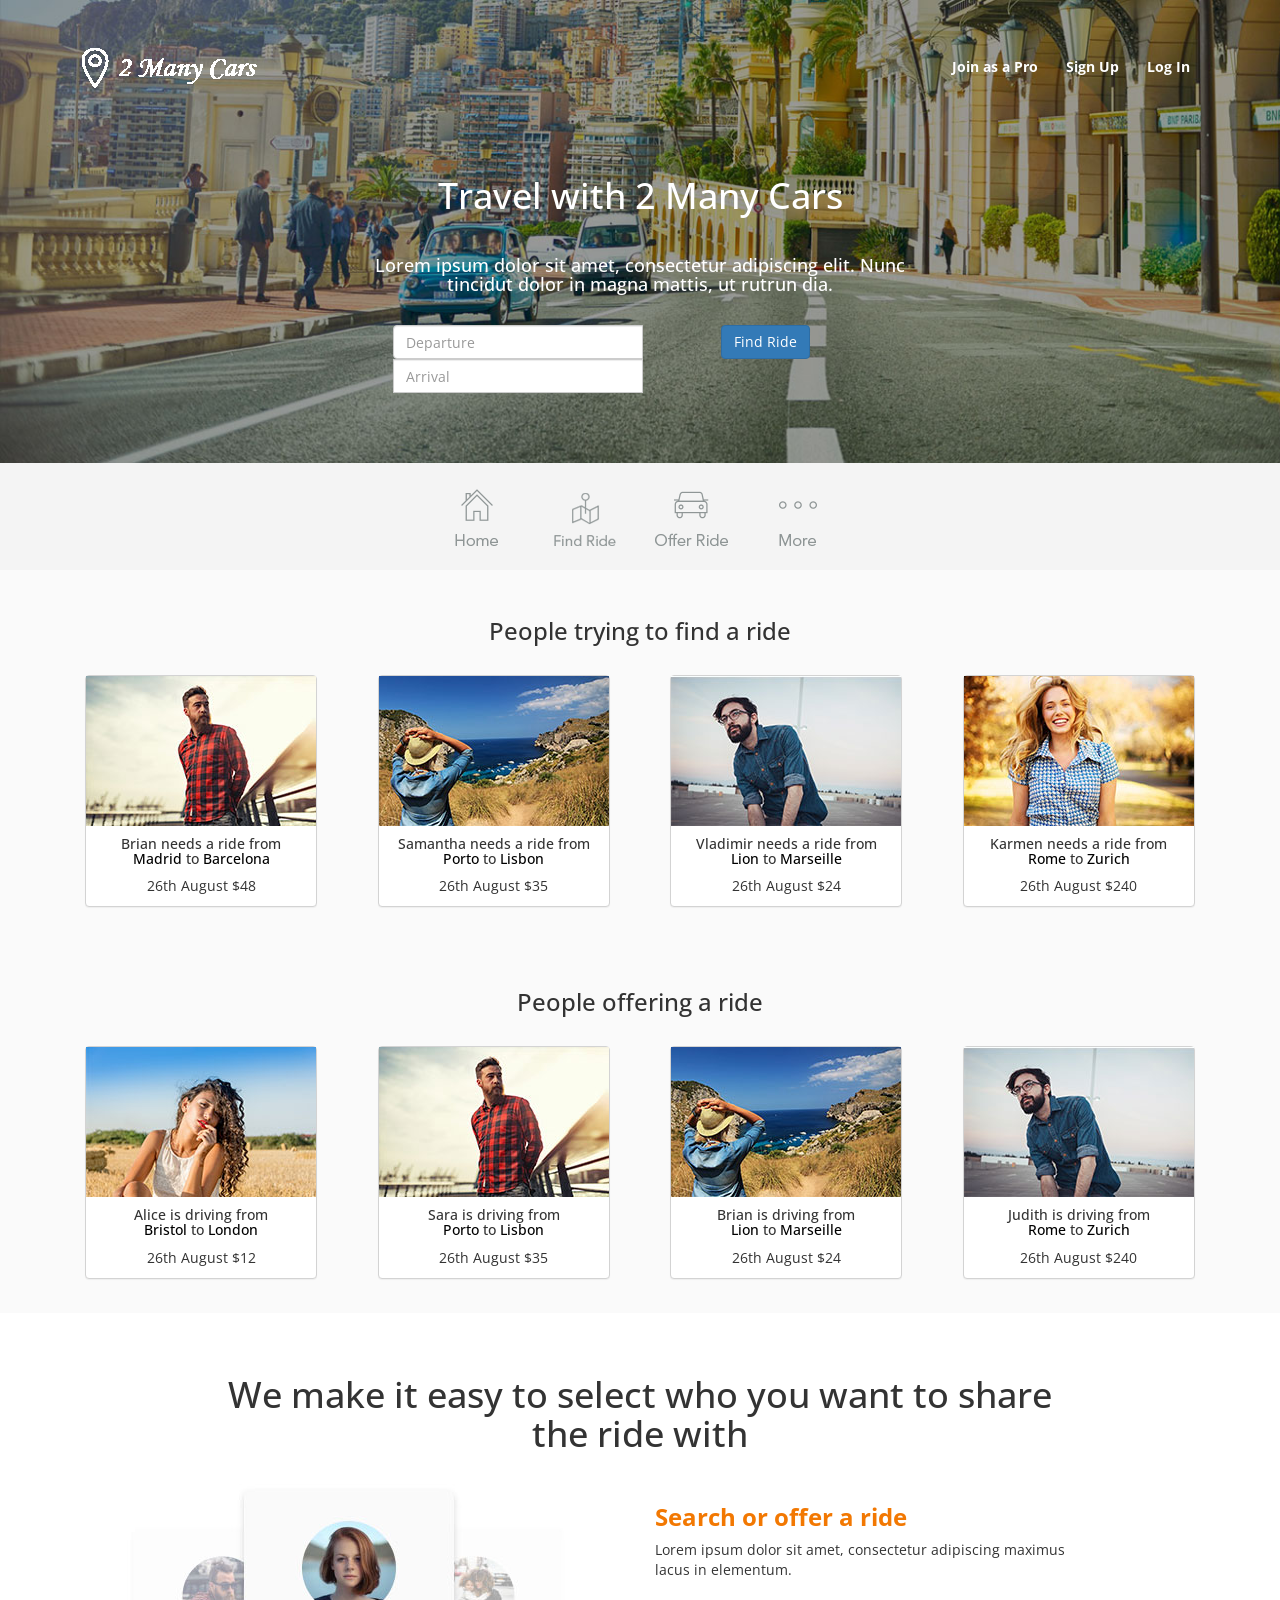
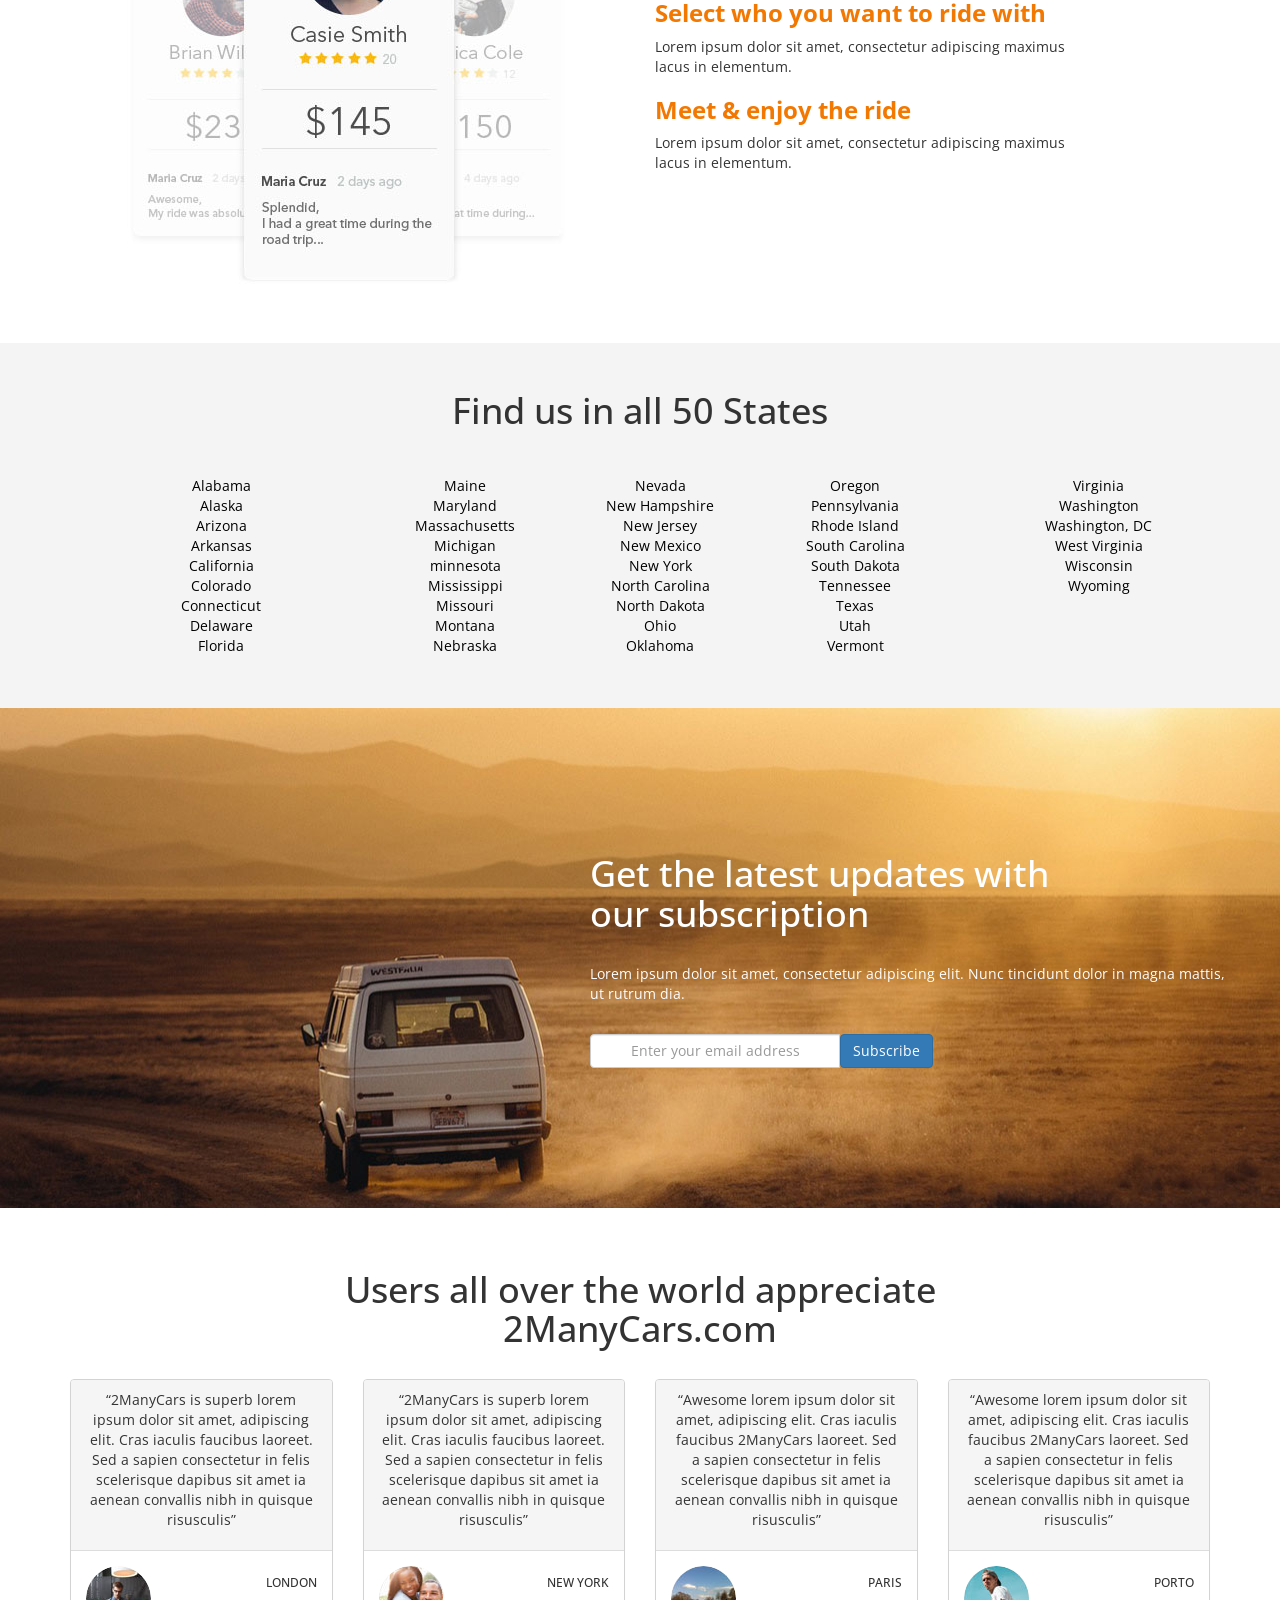
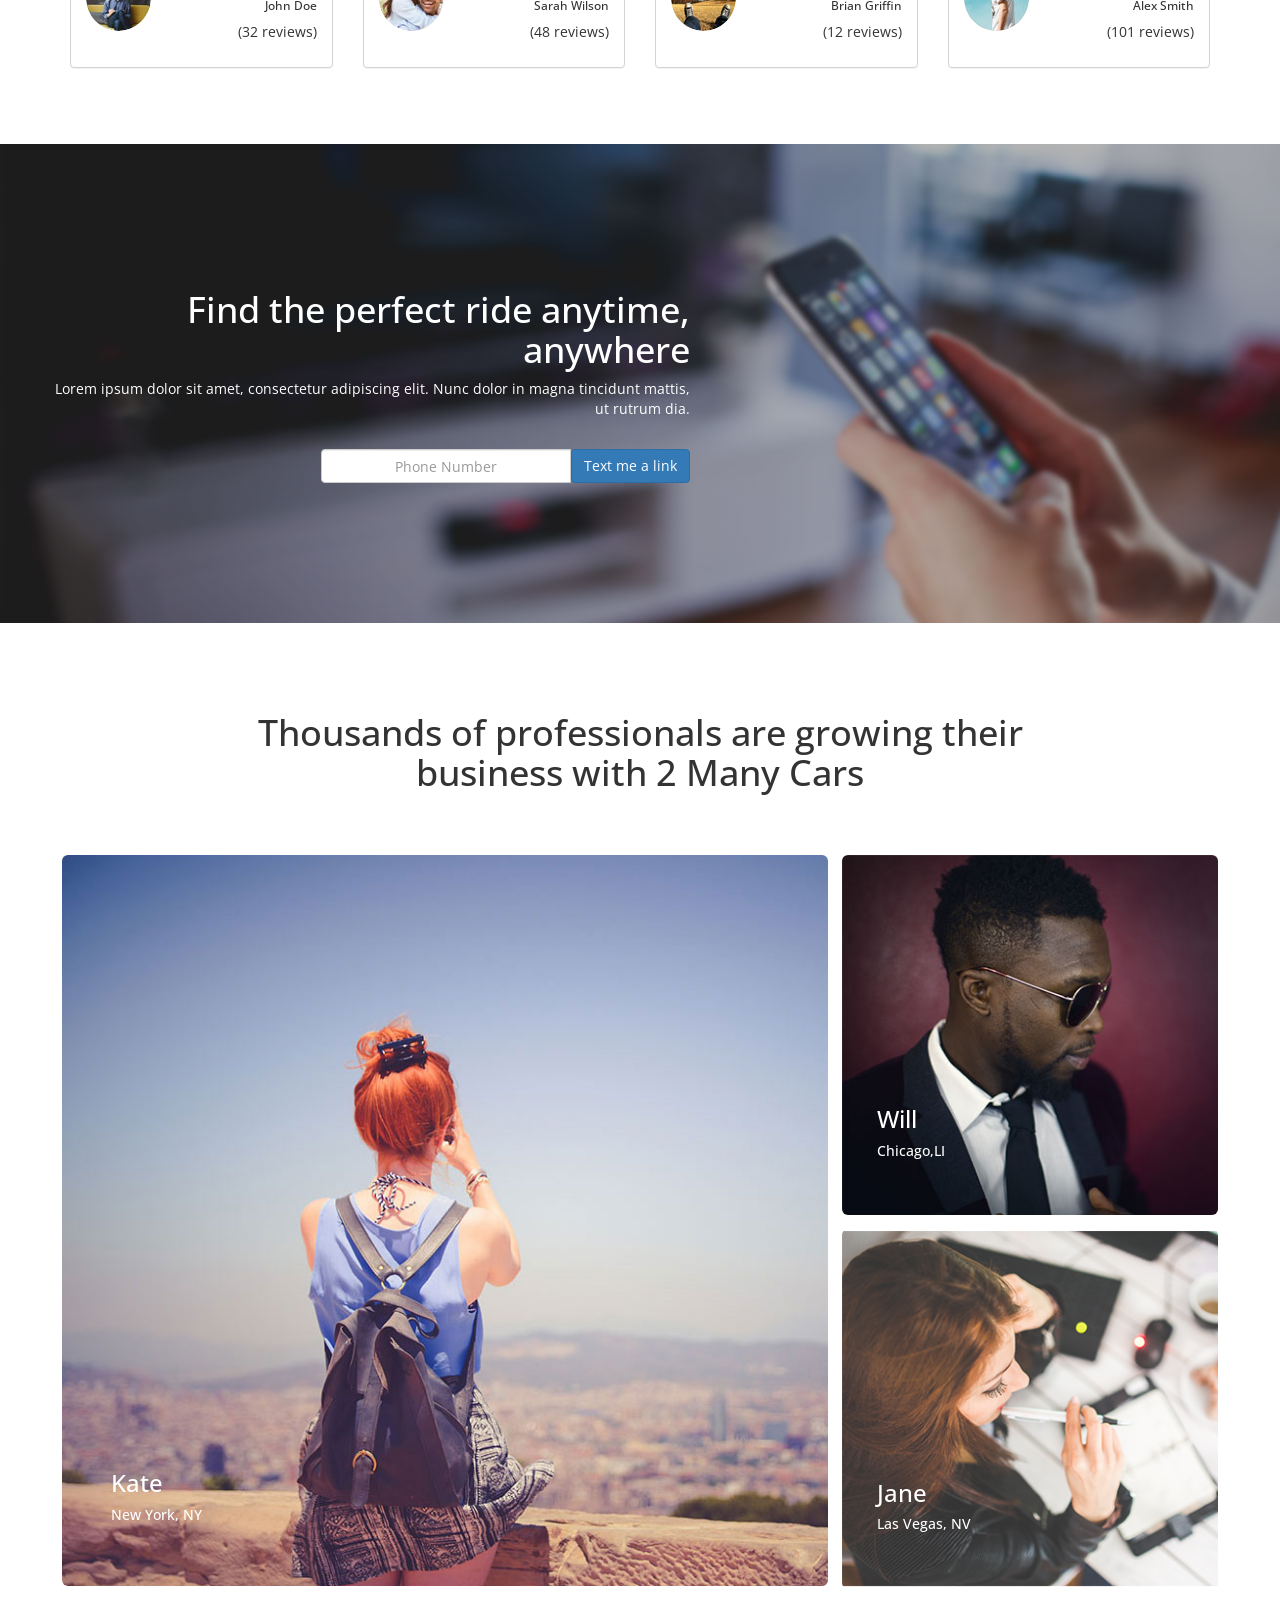
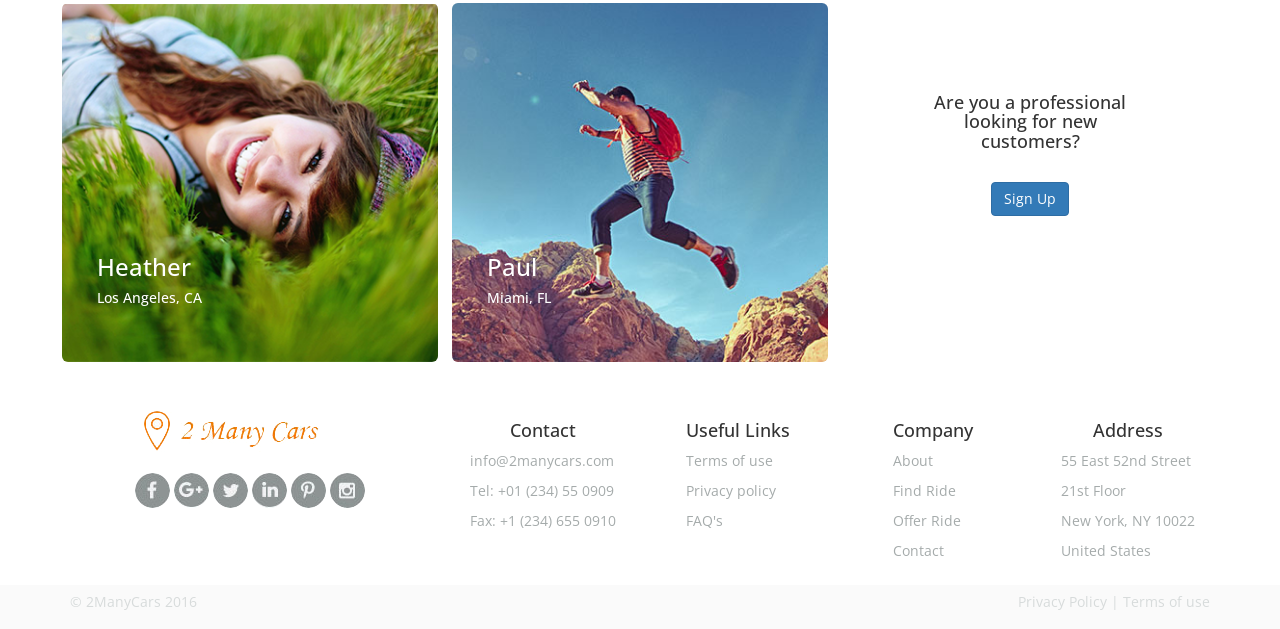
<file: 2manycars/index.html>
<!DOCTYPE html>
<!-- created by José João Nogueira Rodrigues -->
<html lang="en">
  <head>
    <title>2ManyCars</title>
    <meta charset="UTF-8">
    <meta name="viewport" content="width=device-width, initial-scale=1.0">
    <link rel="stylesheet" href="https://cdnjs.cloudflare.com/ajax/libs/twitter-bootstrap/3.0.1/css/bootstrap.min.css" type="text/css">
    <link rel="stylesheet" href="styles/style.css" type="text/css">
    <link href="https://fonts.googleapis.com/css?family=Open+Sans" rel="stylesheet">
    <link rel="icon" href="https://jjnrodrigues.com/images/tag.png" />
    <script src="lazy-loading.js" defer></script>
  </head>

  <body>
    <header>
      <div class="container">
        <div class="row">
          <div class="col-lg-3 col-md-3 col-sm-6 col-xs-6">
            <a href="#" class="brand"><img src="images/logo1.png" alt=""></a>
          </div>
          <div class="col-lg-9 col-md-9 col-sm-6 col-xs-6">
            <div class="navbar">
              <nav>
                <ul class="headerLinks list-inline">
                  <li><a href="#">Join as a Pro</a></li>
                  <li><a href="#">Sign Up</a></li>
                  <li><a href="#">Log In</a></li>
                </ul>
              </nav>
            </div>
          </div>
        </div>
      </div>
      <div class="container">
        <div class="row">
          <div class="text-center">
            <h1>Travel with 2 Many Cars</h1>
            <br>
            <h4>Lorem ipsum dolor sit amet, consectetur adipiscing elit. Nunc<br>
                          tincidut dolor in magna mattis, ut rutrun dia.</h4>
            <br>
            <form class="form-inline">
              <div class="route input-group">
                <input type="text" class="form-control" placeholder="Departure">
                <input type="text" class="form-control" placeholder="Arrival">
                <button class="btn btn-primary" type="button">Find Ride</button>
              </div>
            </form>
            <!-- end of form -->
          </div>
        </div>
      </div>
    </header>
    <!--end header -->

    <div class="main-body">

      <div class="icons">
        <div class="container-fluid">
          <div class="row text-center">
            <ul class="list-inline">
              <li>
                <a href="#"><img class="secondary-nav" src="images/home.png" alt="home"></a>
              </li>
              <li>
                <a href="#"><img class="secondary-nav" src="images/findride.png" alt="fride"></a>
              </li>
              <li>
                <a href="/forms/offer-ride.html"><img class="secondary-nav" src="images/offerride.png" alt="oride"></a>
              </li>
              <li>
                <a href="#"><img class="secondary-nav" src="images/more.png" alt="more"></a>
              </li>
            </ul>
          </div>
        </div>
      </div>

      <!--end of primary navigation-->

      <div class="lrides">
        <div class="container text-center">
          <div class="row">
            <h3>People trying to find a ride</h3>
            <br>
            <div class="col-md-3 col-sm-6 col-xs-6">
              <div class="panel">
                <figure>
                  <img src="images/people2.jpg" alt="">
                </figure>
                <div class="text-content">
                  <h5>Brian needs a ride from <br>
                                          <a href="#">Madrid</a> to <a href="#">Barcelona</a></h5>
                  <p>26th August <span>$48</span></p>
                </div>
              </div>
            </div>

            <div class="col-md-3 col-sm-6 col-xs-6">
              <div class="panel">
                <figure>
                  <img src="images/people3.jpg" alt="">
                </figure>
                <div class="text-content">
                  <h5>Samantha needs a ride from <br>
                                          <a href="#">Porto</a> to <a href="#">Lisbon</a></h5>
                  <p>26th August <span>$35</span></p>
                </div>
              </div>
            </div>


            <div class="col-md-3 col-sm-6 col-xs-6">
              <div class="panel">
                <figure>
                  <img src="images/people4.jpg" alt="">
                </figure>
                <div class="text-content">
                  <h5>Vladimir needs a ride from <br>
                                          <a href="#">Lion</a> to <a href="#">Marseille</a></h5>
                  <p>26th August <span>$24</span></p>
                </div>
              </div>
            </div>

            <div class="col-md-3 col-sm-6 col-xs-6">
              <div class="panel">
                <figure>
                  <img src="images/people5.jpg" alt="">
                </figure>
                <div class="text-content">
                  <h5>Karmen needs a ride from <br>
                                          <a href="#">Rome</a> to <a href="#">Zurich</a></h5>
                  <p>26th August <span>$240</span></p>
                </div>
              </div>
            </div>
          </div>
        </div>
      </div>

      <!-- end people looking for ride -->

      <div class="orides">
        <div class="container text-center">
          <div class="row">
            <h3>People offering a ride</h3>
            <br>
            <div class="col-md-3 col-sm-6 col-xs-6">
              <div class="panel">
                <figure>
                  <img src="images/people1.jpg" alt="">
                </figure>
                <div class="text-content">
                  <h5>Alice is driving from <br>
                                          <a href="#">Bristol</a> to <a href="#">London</a></h5>
                  <p>26th August <span>$12</span></p>
                </div>
              </div>
            </div>

            <div class="col-md-3 col-sm-6 col-xs-6">
              <div class="panel">
                <figure>
                  <img src="images/people2.jpg" alt="">
                </figure>
                <div class="text-content">
                  <h5>Sara is driving from <br>
                                          <a href="#">Porto</a> to <a href="#">Lisbon</a></h5>
                  <p>26th August <span>$35</span></p>
                </div>
              </div>
            </div>

            <div class="col-md-3 col-sm-6 col-xs-6">
              <div class="panel">
                <figure>
                  <img src="images/people3.jpg" alt="">
                </figure>
                <div class="text-content">
                  <h5>Brian is driving from <br>
                                          <a href="#">Lion</a> to <a href="#">Marseille</a></h5>
                  <p>26th August <span>$24</span></p>
                </div>
              </div>
            </div>

            <div class="col-md-3 col-sm-6 col-xs-6">
              <div class="panel">
                <figure>
                  <img src="images/people4.jpg" alt="">
                </figure>
                <div class="text-center">
                  <h5>Judith is driving from <br>
                                          <a href="#">Rome</a> to <a href="#">Zurich</a></h5>
                  <p>26th August <span>$240</span></p>
                </div>
              </div>
            </div>
          </div>
        </div>
      </div>

      <!-- end people offering ride -->

      <div class="easy">
        <div class="container">
          <div class="row text-center">
            <h1>We make it easy to select who you want to share<br>
                              the ride with</h1>
            <br>
            <div class="col-lg-6 col-md-6 col-sm-6 col-xs-12">
              <img src="https://www.ifixmate.com/images/article/fix-blurry-videos-on-android.jpg" data-src="images/easy.jpg" class="img-responsive lazy" alt="easyoptions">
            </div>
            <div class="examplesText col-lg-6 col-md-6 col-sm-6 col-xs-12 text-left">
              <h3>Search or offer a ride</h3>
              <p>Lorem ipsum dolor sit amet, consectetur adipiscing maximus
                <br> lacus in elementum.</p>
              <h3>Select who you want to ride with</h3>
              <p>Lorem ipsum dolor sit amet, consectetur adipiscing maximus
                <br> lacus in elementum.</p>
              <h3>Meet & enjoy the ride</h3>
              <p>Lorem ipsum dolor sit amet, consectetur adipiscing maximus
                <br> lacus in elementum.</p>
            </div>
          </div>
        </div>
      </div>

      <!-- end easy options -->

      <div class="states">
        <div class="container text-center">
          <div class="row">
            <h1>Find us in all 50 States</h1>
            <div class="col-lg-3 col-md-3 col-sm-3 col-xs-4">
              <ul>
                <li><a href="#">Alabama</a></li>
                <li><a href="#">Alaska</a></li>
                <li><a href="#">Arizona</a></li>
                <li><a href="#">Arkansas</a></li>
                <li><a href="#">California</a></li>
                <li><a href="#">Colorado</a></li>
                <li><a href="#">Connecticut</a></li>
                <li><a href="#">Delaware</a></li>
                <li><a href="#">Florida</a></li>
              </ul>
            </div>
            <div class="col-lg-2 col-md-2 col-sm-2 col-xs-4">
              <ul>
                <li><a href="#">Maine</a></li>
                <li><a href="#">Maryland</a></li>
                <li><a href="#">Massachusetts</a></li>
                <li><a href="#">Michigan</a></li>
                <li><a href="#">minnesota</a></li>
                <li><a href="#">Mississippi</a></li>
                <li><a href="#">Missouri</a></li>
                <li><a href="#">Montana</a></li>
                <li><a href="#">Nebraska</a></li>
              </ul>
            </div>
            <div class="col-lg-2 col-md-2 col-sm-2 col-xs-4">
              <ul>
                <li><a href="#">Nevada</a></li>
                <li><a href="#">New Hampshire</a></li>
                <li><a href="#">New Jersey</a></li>
                <li><a href="#">New Mexico</a></li>
                <li><a href="#">New York</a></li>
                <li><a href="#">North Carolina</a></li>
                <li><a href="#">North Dakota</a></li>
                <li><a href="#">Ohio</a></li>
                <li><a href="#">Oklahoma</a></li>
              </ul>
            </div>
            <div class="col-lg-2 col-md-2 col-sm-2 col-xs-4">
              <ul>
                <li><a href="#">Oregon</a></li>
                <li><a href="#">Pennsylvania</a></li>
                <li><a href="#">Rhode Island</a></li>
                <li><a href="#">South Carolina</a></li>
                <li><a href="#">South Dakota</a></li>
                <li><a href="#">Tennessee</a></li>
                <li><a href="#">Texas</a></li>
                <li><a href="#">Utah</a></li>
                <li><a href="#">Vermont</a></li>
              </ul>
            </div>
            <div class="col-lg-3 col-md-3 col-sm-3 col-xs-4">
              <ul>
                <li><a href="#">Virginia</a></li>
                <li><a href="#">Washington</a></li>
                <li><a href="#">Washington, DC</a></li>
                <li><a href="#">West Virginia</a></li>
                <li><a href="#">Wisconsin</a></li>
                <li><a href="#">Wyoming</a></li>
              </ul>
            </div>
          </div>
        </div>
      </div>

      <!-- end of States -->

      <div class="newsletter lazy-background">
        <div class="container">
          <div class="row pull-right text-left">
            <h1>Get the latest updates with <br>
                                  our subscription</h1>
            <br>
            <p>Lorem ipsum dolor sit amet, consectetur adipiscing elit. Nunc tincidunt dolor in magna mattis,
              <br> ut rutrum dia.</p>
            <br>
            <form class="form-inline">
              <div class="input-group">
                <input type="email" class="form-control form-input-control" placeholder="Enter your email address">
                <button type="submit" class="btn btn-primary">Subscribe</button>
              </div>
            </form>
          </div>
        </div>
      </div>

      <!-- end of Newsletter -->

      <div class="testimonials">
        <div class="container">
          <div class="row text-center">
            <h1>Users all over the world appreciate <br>
                                  2ManyCars.com</h1>
            <br>
            <div class="col-sm-3 col-xs-6">
              <div class="panel panel-default panel-profile">
                <div class="panel-heading">
                  <p>“2ManyCars is superb lorem ipsum dolor sit amet, adipiscing elit. Cras iaculis faucibus laoreet. Sed a sapien consectetur in felis scelerisque dapibus sit amet ia aenean convallis nibh in quisque risusculis”</p>
                </div>
                <div class="panel-body text-right">
                  <img src="https://www.ifixmate.com/images/article/fix-blurry-videos-on-android.jpg" data-src="images/testimonial-1.jpg" alt="testimonial-1" class="img-circle pull-left lazy">
                  <h6>LONDON</h6>
                  <h6>John Doe</h6>
                  <p>(32 reviews)</p>
                </div>
              </div>
            </div>

            <div class="col-sm-3 col-xs-6">
              <div class="panel panel-default panel-profile">
                <div class="panel-heading">
                  <p>“2ManyCars is superb lorem ipsum dolor sit amet, adipiscing elit. Cras iaculis faucibus laoreet. Sed a sapien consectetur in felis scelerisque dapibus sit amet ia aenean convallis nibh in quisque risusculis”</p>
                </div>
                <div class="panel-body text-right">
                  <img src="https://www.ifixmate.com/images/article/fix-blurry-videos-on-android.jpg" data-src="images/testimonial-2.jpg" alt="testimonial-2" class="img-circle pull-left lazy">
                  <h6>NEW YORK</h6>
                  <h6>Sarah Wilson</h6>
                  <p>(48 reviews)</p>
                </div>
              </div>
            </div>
            <div class="col-sm-3 col-xs-6">
              <div class="panel panel-default panel-profile">
                <div class="panel-heading">
                  <p>“Awesome lorem ipsum dolor sit amet, adipiscing elit. Cras iaculis faucibus 2ManyCars laoreet. Sed a sapien consectetur in felis scelerisque dapibus sit amet ia aenean convallis nibh in quisque risusculis”</p>
                </div>
                <div class="panel-body text-right">
                  <img src="https://www.ifixmate.com/images/article/fix-blurry-videos-on-android.jpg" data-src="images/testimonial-3.jpg" alt="testimonial-3" class="img-circle pull-left lazy">
                  <h6>PARIS</h6>
                  <h6>Brian Griffin</h6>
                  <p>(12 reviews)</p>
                </div>
              </div>
            </div>
            <div class="col-sm-3 col-xs-6">
              <div class="panel panel-default panel-profile">
                <div class="panel-heading">
                  <p>“Awesome lorem ipsum dolor sit amet, adipiscing elit. Cras iaculis faucibus 2ManyCars laoreet. Sed a sapien consectetur in felis scelerisque dapibus sit amet ia aenean convallis nibh in quisque risusculis”</p>
                </div>
                <div class="panel-body text-right">
                  <img src="https://www.ifixmate.com/images/article/fix-blurry-videos-on-android.jpg" data-src="images/testimonial-4.jpg" alt="testimonial-4" class="img-circle pull-left lazy">
                  <h6>PORTO</h6>
                  <h6>Alex Smith</h6>
                  <p>(101 reviews)</p>
                </div>
              </div>
            </div>
          </div>
        </div>
      </div>

      <!-- end of testimonials -->

      <div class="app lazy-background">
        <div class="container">
          <div class="row pull-left text-right">
            <h1>Find the perfect ride anytime,<br>
                                  anywhere</h1>
            <p>Lorem ipsum dolor sit amet, consectetur adipiscing elit. Nunc dolor in magna tincidunt mattis,
              <br> ut rutrum dia.</p>
            <br>
            <form class="form-inline">
              <div class="input-group">
                <input type="text" class="form-control form-input-control" placeholder="Phone Number">
                <button type="submit" class="btn btn-primary">Text me a link</button>
              </div>
            </form>

            <!--img of app missing -->

          </div>
        </div>
      </div>

      <!--end of app -->

      <div class="professionals">
        <div class="container text-center">
          <div class="row">
            <h1>Thousands of professionals are growing their <br>
                                  business with 2 Many Cars</h1>
            <br>
            <div class="col-lg-8 col-md-8 col-sm-8 col-xs-12 big">
              <a href="#" class="thumbnail"><img src="https://www.ifixmate.com/images/article/fix-blurry-videos-on-android.jpg" data-src="images/professional1.jpg" alt="" class="pull-left img-fluid img-rounded lazy"></a>
              <div class="caption post-content">
                <h3>Kate</h3>
                <h5>New York, NY</h5>
              </div>
            </div>
            <div class="col-lg-4 col-md-4 col-sm-4 col-xs-6 topRight">
              <a href="#" class="thumbnail"><img src="https://www.ifixmate.com/images/article/fix-blurry-videos-on-android.jpg" data-src="images/professional2.jpg" alt="" class="img-fluid img-rounded lazy"></a>
              <div class="caption post-content">
                <h3>Will</h3>
                <h5>Chicago,LI</h5>
              </div>
            </div>
            <div class="col-lg-4 col-md-4 col-sm-4 col-xs-6 topRight">
              <a href="#" class="thumbnail"><img src="https://www.ifixmate.com/images/article/fix-blurry-videos-on-android.jpg" data-src="images/professional3.png" alt="" class="img-fluid img-rounded lazy"></a>
              <div class="caption post-content">
                <h3>Jane</h3>
                <h5>Las Vegas, NV</h5>
              </div>
            </div>
          </div>
          <div class="row btmthumbs">
            <div class="col-lg-4 col-md-4 col-sm-4 col-xs-6">
              <a href="#" class="thumbnail"><img src="https://www.ifixmate.com/images/article/fix-blurry-videos-on-android.jpg" data-src="images/professional4.png" alt="" class="img-fluid img-rounded lazy"></a>
              <div class="caption post-content">
                <h3>Heather</h3>
                <h5>Los Angeles, CA</h5>
              </div>
            </div>
            <div class="col-lg-4 col-md-4 col-sm-4 col-xs-6">
              <a href="#" class="thumbnail"><img src="https://www.ifixmate.com/images/article/fix-blurry-videos-on-android.jpg" data-src="images/professional5.jpg" alt="" class="img-fluid img-rounded lazy"></a>
              <div class="caption post-content">
                <h3>Paul</h3>
                <h5>Miami, FL</h5>
              </div>
            </div>
            <div class="thumbc col-lg-4 col-md-4 col-sm-4 col-xs-6">
              <div class="thumbcontent">
                <h4>Are you a professional <br>
                                          looking for new <br>
                                          customers?</h4>
                <br>
                <button type="button" class="btn btn-primary btn-md">Sign Up</button>
              </div>
            </div>
          </div>
        </div>
      </div>

      <!-- end of professionals -->

      <div class="footerinfo">
        <div class="container text-center">
          <div class="row">
            <div class="footerIcons col-lg-4 col-md-4 col-sm-8 col-xs-12">
              <img src="images/logo2.png" alt="">
              <br>
              <a href="#"><img src="images/social1.jpg" alt="" class="img-circle"></a>
              <a href="#"><img src="images/social2.jpg" alt="" class="img-circle"></a>
              <a href="#"><img src="images/social3.jpg" alt="" class="img-circle"></a>
              <a href="#"><img src="images/social4.jpg" alt="" class="img-circle"></a>
              <a href="#"><img src="images/social5.jpg" alt="" class="img-circle"></a>
              <a href="#"><img src="images/social6.jpg" alt="" class="img-circle"></a>
            </div>
            <div class="col-lg-2 col-md-2 col-sm-4 col-xs-6">
              <div class="footerNav">
                <h4>Contact</h4>
                <ul>
                  <li>
                    <a href="#">
                      <p>info@2manycars.com</p>
                    </a>
                  </li>
                  <li>
                    <a href="#">
                      <p>Tel: +01 (234) 55 0909</p>
                    </a>
                  </li>
                  <li>
                    <a href="#">
                      <p>Fax: +1 (234) 655 0910</p>
                    </a>
                  </li>
                </ul>
              </div>
            </div>
            <div class="col-lg-2 col-md-2 col-sm-4 col-xs-6">
              <div class="footerNav">
                <h4>Useful Links</h4>
                <ul>
                  <li>
                    <a href="#">
                      <p>Terms of use</p>
                    </a>
                  </li>
                  <li>
                    <a href="#">
                      <p>Privacy policy</p>
                    </a>
                  </li>
                  <li>
                    <a href="#">
                      <p>FAQ's</p>
                    </a>
                  </li>
                </ul>
              </div>
            </div>
            <div class="col-lg-2 col-md-2 col-sm-4 col-xs-6">
              <div class="footerNav">
                <h4>Company</h4>
                <ul>
                  <li>
                    <a href="#">
                      <p>About</p>
                    </a>
                  </li>
                  <li>
                    <a href="#">
                      <p>Find Ride</p>
                    </a>
                  </li>
                  <li>
                    <a href="#">
                      <p>Offer Ride</p>
                    </a>
                  </li>
                  <li>
                    <a href="#">
                      <p>Contact</p>
                    </a>
                  </li>
                </ul>
              </div>
            </div>
            <div class="col-lg-2 col-md-2 col-sm-4 col-xs-6">
              <div class="footerNav">
                <h4>Address</h4>
                <ul>
                  <li>
                    <a href="#">
                      <p>55 East 52nd Street</p>
                    </a>
                  </li>
                  <li>
                    <a href="#">
                      <p>21st Floor</p>
                    </a>
                  </li>
                  <li>
                    <a href="#">
                      <p>New York, NY 10022</p>
                    </a>
                  </li>
                  <li>
                    <a href="#">
                      <p>United States</p>
                    </a>
                  </li>
                </ul>
              </div>
            </div>
          </div>
        </div>
      </div>
      <!-- end of footer info -->

    </div>

    <footer>
      <div class="container">
        <div class="col-lg-6 col-md-6 col-sm-6 col-xs-6">
          <span>© 2ManyCars 2016</span>
        </div>
        <div class="col-lg-6 col-md-6 col-sm-6 col-xs-6">
          <p class="text-right"><a href="#">Privacy Policy </a>|<a href="#"> Terms of use</a></p>
        </div>
      </div>
    </footer>
  </body>

</html>
</file>
<file: 2manycars/styles/style.css>
/* body */
body {
  font-family: "Open Sans", sans-serif;
}
body li {
  list-style: none;
}

.main-body {
  max-width: 1440px;
  margin: 0 auto;
}

.container {
  padding-bottom: 1em;
}

a {
  text-decoration: none;
  color: #000000;
}

.panel {
  cursor: pointer;
}

@media screen and (max-width: 530px) {
  .col-xs-6 {
    width: 100% !important;
  }
}
/* Fonts */
@media screen and (max-width: 320px) {
  h1 {
    font-size: 26px;
  }

  h3 {
    font-size: 20px;
  }

  h4 {
    font-size: 16px;
  }

  p {
    font-size: 12px;
  }
}
/* Form Inputs */
.input-group .form-control {
  max-width: 250px;
}

.form-input-control {
  width: 300px !important;
  text-align: center;
}

@media screen and (max-width: 400px) {
  .form-input-control {
    width: 100% !important;
  }
}
/* Header */
header {
  background-image: url("../images/headerback.jpg");
  background-repeat: no-repeat;
  color: white;
  background-size: cover;
}
header form {
  margin-bottom: 4em;
}
header form .route {
  display: flex;
  justify-content: center;
}
header form .route input {
  width: auto;
}
@media screen and (max-width: 768px) {
  header form .route {
    margin: 0 10px;
  }
}
@media screen and (max-width: 490px) {
  header form .route {
    display: inline-grid;
  }
  header form .route .form-control {
    border-radius: 0;
  }
  header form .route .btn {
    border-radius: 0 !important;
  }
}
header nav {
  padding-top: 4em;
}
header nav a {
  color: #FFFFFF;
  font-weight: bold;
}
header nav li {
  margin-right: 1em;
}
header nav .headerLinks {
  text-align: right;
}
@media screen and (max-width: 490px) {
  header nav .headerLinks {
    display: inline-grid;
    float: right;
  }
  header nav .headerLinks li {
    padding-bottom: 0.5em;
  }
}
@media screen and (max-width: 575px) {
  header nav li {
    margin-right: 0;
  }
}
@media screen and (max-width: 530px) {
  header .col-xs-6 {
    width: 50% !important;
  }
}

/* Icons of Primary Navigation */
.icons {
  background-color: #f4f4f4;
  padding: 1em;
}
.icons li {
  padding: 0 1em;
}
.icons .secondary-nav:hover {
  filter: invert(1);
}
@media screen and (max-width: 470px) {
  .icons li {
    padding: 0 0.3em;
  }
}

/* Rides */
.panel {
  display: inline-grid;
  border: 1px solid lightgrey;
}

.lrides {
  background-color: #fafafa;
  padding: 2em;
}
.lrides a {
  text-decoration: none;
}
.lrides a:hover {
  color: grey;
}

@media screen and (max-width: 590px) {
  .lrides {
    padding: 0;
  }
}
.orides {
  background-color: #fafafa;
}
.orides a {
  text-decoration: none;
}
.orides a:hover {
  color: grey;
}

/* Easy */
.easy {
  margin: 3em 0 3em 0;
}
.easy h3 {
  font-weight: bold;
  color: #f27802;
  cursor: pointer;
}
.easy .img-responsive {
  margin: 0 auto;
}
@media screen and (max-width: 770px) {
  .easy .img {
    display: inline-flex;
  }
  .easy .examplesText {
    text-align: center;
  }
}

/* States */
.states {
  background-color: #f4f4f4;
  padding: 2em 0 2em 0;
}
.states h1 {
  text-align: center;
  padding-bottom: 1em;
}
.states a:hover {
  font-weight: 600;
  color: #000;
}
@media screen and (max-width: 700px) {
  .states .container ul {
    padding: 0 0.3em;
  }
  .states li {
    font-size: 9px;
    padding-right: 0.1em;
    padding-bottom: 0.5em;
  }
}
@media screen and (max-width: 500px) {
  .states .col-xs-4 {
    width: 33.3333333333% !important;
  }
}

/* Newsletter */
.newsletter {
  color: white;
  padding: 9em 1em;
}
.newsletter .input-group {
  display: inline-flex;
}

.newsletter.visible {
  background-image: url("../images/newsletter.jpg");
  background-repeat: no-repeat;
}

/* Testimonials */
.testimonials {
  margin: 3em 0 3em 0;
}
.testimonials img {
  max-width: 100%;
}
.testimonials .panel {
  transition: filter 0.5s;
}
.testimonials .panel:hover {
  filter: drop-shadow(2px 4px 6px black);
}

@media screen and (max-width: 990px) {
  .testimonials {
    font-size: 11px;
  }
  .testimonials h6 {
    font-size: 11px;
  }
}
@media screen and (max-width: 400px) {
  .testimonials .col-sm-3 {
    padding: 0 0.5em;
  }
}
/* App */
.app {
  padding: 9em 1em;
  color: white;
}
.app .input-group {
  display: inline-flex;
}

.app.visible {
  background-image: url("../images/app.jpg");
  background-repeat: no-repeat;
}

/* Professionals */
.professionals {
  margin: 5em 0.2em 2em 0.2em;
}
.professionals h1 {
  margin-bottom: 1em;
}
.professionals .thumbnail {
  display: table-cell;
  position: relative;
  border: none;
}
.professionals .col-lg-8 {
  padding: 3px;
}
.professionals .col-md-4 {
  padding: 3px;
}
.professionals .thumbcontent {
  padding-top: 6em;
}
.professionals .big .post-content {
  top: 43em;
  left: 4em;
}
.professionals .topRight .post-content {
  top: 17em;
  left: 3em;
}
.professionals .btmthumbs .post-content {
  top: 17em;
  left: 3em;
}
.professionals .post-content {
  position: absolute;
  color: #FFFFFF;
  text-align: left;
}
@media screen and (max-width: 1200px) {
  .professionals .big .post-content {
    top: 35em;
    left: 3em;
  }
  .professionals .topRight .post-content {
    top: 13em;
    left: 3em;
  }
  .professionals .btmthumbs .post-content {
    top: 13em;
    left: 3em;
  }
}
@media screen and (max-width: 990px) {
  .professionals .big .post-content {
    top: 27em;
    left: 2em;
  }
  .professionals .topRight .post-content {
    top: 10em;
    left: 2em;
  }
  .professionals .btmthumbs .post-content {
    top: 10em;
    left: 2em;
  }
  .professionals .thumbcontent {
    padding-top: 3em;
  }
}
@media screen and (max-width: 768px) {
  .professionals .thumbc {
    margin: 0 auto;
    width: 100% !important;
  }
}
@media screen and (max-width: 765px) {
  .professionals .big .post-content {
    top: 40em;
    left: 4em;
  }
  .professionals .topRight .post-content {
    top: 17em;
    left: 3em;
  }
  .professionals .btmthumbs .post-content {
    top: 17em;
    left: 3em;
  }
}
@media screen and (max-width: 700px) {
  .professionals h3 {
    font-size: 15px;
  }
  .professionals h5 {
    font-size: 12px;
  }
}
@media screen and (max-width: 680px) {
  .professionals .big .post-content {
    top: 33em;
    left: 2em;
  }
  .professionals .topRight .post-content {
    top: 13em;
    left: 2em;
  }
  .professionals .btmthumbs .post-content {
    top: 13em;
    left: 2em;
  }
}
@media screen and (max-width: 580px) {
  .professionals .big .post-content {
    top: 28em;
    left: 2em;
  }
  .professionals .topRight .post-content {
    top: 9em;
    left: 2em;
  }
  .professionals .btmthumbs .post-content {
    top: 9em;
    left: 2em;
  }
}
@media screen and (max-width: 531px) {
  .professionals .col-xs-6 {
    width: 50% !important;
  }
  .professionals .thumbc {
    margin: 0 auto;
    width: 100% !important;
  }
}
@media screen and (max-width: 500px) {
  .professionals .big .post-content {
    top: 23em;
    left: 2em;
  }
}
@media screen and (max-width: 430px) {
  .professionals .big .post-content {
    top: 19em;
    left: 2em;
  }
  .professionals .topRight .post-content {
    top: 6em;
    left: 2em;
  }
  .professionals .btmthumbs .post-content {
    top: 6em;
    left: 2em;
  }
}
@media screen and (max-width: 375px) {
  .professionals .big .post-content {
    top: 15em;
  }
  .professionals .topRight .post-content {
    top: 5em;
  }
  .professionals .btmthumbs .post-content {
    top: 5em;
  }
}
@media screen and (max-width: 330px) {
  .professionals .big .post-content {
    top: 14em;
    left: 1em;
  }
  .professionals .topRight .post-content {
    top: 4em;
    left: 1em;
  }
  .professionals .btmthumbs .post-content {
    top: 4em;
    left: 1em;
  }
}

/* Footer Info */
.footerinfo ul {
  text-align: center;
  padding: 0;
}
.footerinfo ul li {
  text-align: left;
}
.footerinfo a {
  color: #a5abab;
  text-decoration-style: unset;
}
.footerinfo .footerNav {
  display: inline-block;
}
.footerinfo .footerNav a:hover {
  text-decoration: none;
  font-weight: 600;
  color: grey !important;
}
@media screen and (max-width: 765px) {
  .footerinfo .col-lg-4 {
    padding-bottom: 1em;
  }
  .footerinfo .col-xs-6 {
    width: 50% !important;
  }
  .footerinfo ul {
    padding: 1em 0;
  }
  .footerinfo li {
    text-align: center;
  }
  .footerinfo .footerIcons {
    margin-bottom: 2em;
  }
}

/* Actual Footer */
footer {
  background-color: #fafafa;
  color: #d7dbdb;
}
footer .container {
  padding: 0.5em 0;
}
footer .container a {
  color: #d7dbdb;
}
footer .container a:hover {
  text-decoration: none;
}

/*# sourceMappingURL=style.css.map */
</file>
